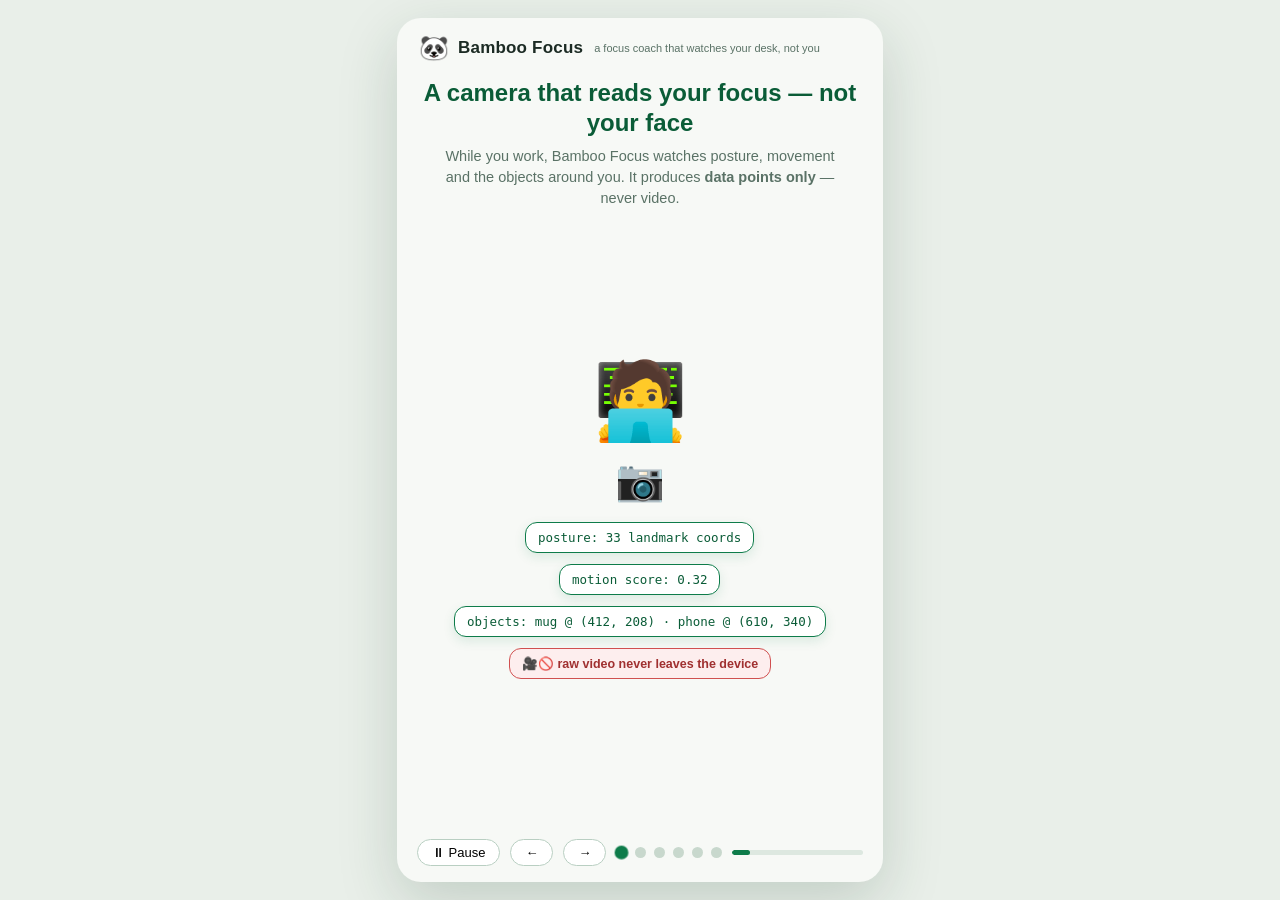
<file: diagrams/demo_story.html>
<!DOCTYPE html>
<html lang="en">
<head>
<meta charset="UTF-8">
<meta name="viewport" content="width=device-width, initial-scale=1.0">
<title>Bamboo Focus — How it works</title>
<style>
  :root{
    --green:#0e7c4a; --green-d:#0a5c37; --green-l:#e6f4ed;
    --ink:#1c2b24; --sub:#5a7266; --warn:#c2620a; --purple:#7c3aed;
    --cream:#f7f9f6; --card:#ffffff;
  }
  *{box-sizing:border-box;margin:0}
  html,body{height:100%}
  body{background:#e9efe9;font-family:"Segoe UI",Helvetica,Arial,sans-serif;color:var(--ink);
    display:flex;align-items:center;justify-content:center;padding:10px}
  .frame{height:min(96vh,1200px);max-width:100%;aspect-ratio:9/16;background:var(--cream);border-radius:24px;
    box-shadow:0 20px 60px rgba(20,60,40,.18);overflow:hidden;display:flex;flex-direction:column;position:relative}

  header{display:flex;align-items:center;gap:9px;padding:16px 20px 0;flex-wrap:wrap}
  .logo{font-size:24px}
  header b{font-size:17px;letter-spacing:.2px}
  header span{color:var(--sub);font-size:11px;margin-left:2px}

  .stage{flex:1;position:relative}
  .scene{position:absolute;inset:0;padding:8px 20px 10px;display:flex;flex-direction:column;
    align-items:center;text-align:center;opacity:0;visibility:hidden;transition:opacity .6s}
  .scene.active{opacity:1;visibility:visible}
  h2{font-size:clamp(17px,4.6vh,24px);margin-top:8px;color:var(--green-d);line-height:1.25}
  .sub{color:var(--sub);font-size:clamp(12px,2vh,14.5px);max-width:400px;margin-top:8px;line-height:1.45}
  .art{flex:1;width:100%;display:flex;align-items:center;justify-content:center;min-height:0;margin-top:4px}

  /* generic entrance animations — restart each time a scene becomes active */
  .scene.active .pop{animation:pop .6s cubic-bezier(.2,1.4,.4,1) both}
  .scene.active .rise{animation:rise .7s ease both}
  @keyframes pop{from{opacity:0;transform:scale(.6)}to{opacity:1;transform:scale(1)}}
  @keyframes rise{from{opacity:0;transform:translateY(26px)}to{opacity:1;transform:translateY(0)}}
  .d1{animation-delay:.5s!important}.d2{animation-delay:1.1s!important}.d3{animation-delay:1.7s!important}
  .d4{animation-delay:2.3s!important}.d5{animation-delay:2.9s!important}.d6{animation-delay:3.5s!important}
  .d7{animation-delay:4.1s!important}.d8{animation-delay:4.8s!important}

  .chip{background:var(--card);border:1.5px solid var(--green);border-radius:12px;padding:7px 12px;
    font-size:12.5px;font-family:Consolas,monospace;color:var(--green-d);box-shadow:0 4px 12px rgba(14,124,74,.12)}
  .card{background:var(--card);border-radius:16px;padding:14px 16px;box-shadow:0 8px 24px rgba(20,60,40,.10);text-align:left}

  /* scene 1 */
  .flexrow{display:flex;flex-direction:column;gap:18px;align-items:center;justify-content:center}
  .deskart{font-size:76px;line-height:1}
  .scanline{position:relative}
  .scanline::after{content:"";position:absolute;left:-12%;right:-12%;height:3px;border-radius:3px;
    background:linear-gradient(90deg,transparent,#22c55e,transparent);top:10%;opacity:0}
  .scene.active .scanline::after{animation:scan 2.6s ease-in-out 1s infinite}
  @keyframes scan{0%{top:8%;opacity:0}15%{opacity:1}85%{opacity:1}100%{top:88%;opacity:0}}
  .col{display:flex;flex-direction:column;gap:11px;align-items:center}
  .novid{display:flex;align-items:center;gap:8px;background:#fdeeee;border:1.5px solid #d05050;color:#a03030;
    border-radius:12px;padding:7px 12px;font-size:12.5px;font-weight:600}

  /* scene 2 */
  .ringwrap{position:relative;width:170px;height:170px}
  .ringwrap svg{width:170px;height:170px}
  .ringwrap svg{transform:rotate(-90deg)}
  .ringbg{fill:none;stroke:#d7e7dd;stroke-width:12}
  .ringfg{fill:none;stroke:var(--green);stroke-width:12;stroke-linecap:round;stroke-dasharray:553;stroke-dashoffset:553}
  .scene.active .ringfg{animation:fillring 5s ease-out .4s forwards}
  @keyframes fillring{to{stroke-dashoffset:0}}
  .ringtxt{position:absolute;inset:0;display:flex;flex-direction:column;align-items:center;justify-content:center}
  .ringtxt b{font-size:29px;color:var(--green-d)}
  .ringtxt span{font-size:12.5px;color:var(--sub)}
  .saved{display:flex;align-items:center;gap:8px;font-weight:700;color:var(--green-d);font-size:16px}

  /* scene 3 */
  .pipe{display:flex;align-items:center;gap:6px}
  .dots{width:120px;height:4px;background:repeating-linear-gradient(90deg,var(--green) 0 10px,transparent 10px 20px);
    border-radius:2px}
  .scene.active .dots{animation:slidedots 1s linear infinite}
  @keyframes slidedots{to{background-position:20px 0}}
  .agentcard{max-width:360px;width:100%}
  .agentcard h3{font-size:14.5px;margin-bottom:5px}
  .agentcard p{font-size:13px;color:var(--sub);line-height:1.45}
  .ok{color:var(--green-d);font-weight:600}
  .bad{color:var(--warn);font-weight:600}

  /* scene 4 */
  .brainwrap{display:flex;flex-direction:column;align-items:center;gap:16px;justify-content:center}
  .inputs{display:flex;flex-wrap:wrap;gap:8px;align-items:center;justify-content:center;max-width:380px}
  .inchip{background:var(--card);border:1.5px solid #b9cfc2;border-radius:20px;padding:5px 12px;font-size:12px;color:var(--ink)}
  .scene.active .inchip{animation:flyin .6s ease both}
  @keyframes flyin{from{opacity:0;transform:translateY(-24px)}to{opacity:1;transform:translateY(0)}}
  .brain{width:118px;height:118px;border-radius:50%;background:var(--green);color:#fff;display:flex;flex-direction:column;
    align-items:center;justify-content:center;font-weight:700;font-size:13px;box-shadow:0 0 0 10px rgba(14,124,74,.14)}
  .scene.active .brain{animation:breathe 2.4s ease-in-out infinite}
  @keyframes breathe{0%,100%{box-shadow:0 0 0 8px rgba(14,124,74,.12)}50%{box-shadow:0 0 0 20px rgba(14,124,74,.05)}}
  .brain .emoji{font-size:36px}
  .verdicts{display:flex;flex-direction:column;gap:8px;align-items:center}
  .quiet{opacity:.55}

  /* scene 5 */
  .tones{display:flex;gap:9px;flex-wrap:wrap;justify-content:center}
  .tone{border:2px solid #b9cfc2;background:var(--card);border-radius:22px;padding:7px 14px;font-size:13.5px;transition:.3s}
  .tone.sel{border-color:var(--green);background:var(--green-l);font-weight:700;transform:scale(1.08)}
  .toast{max-width:380px;width:100%;border-left:6px solid var(--green);display:flex;gap:11px;align-items:flex-start}
  .toast .t-emoji{font-size:26px}
  .toast b{display:block;font-size:14px;margin-bottom:3px}
  .toast p{font-size:13px;color:var(--sub);line-height:1.4}

  /* scene 6 */
  .summary{max-width:400px;width:100%}
  .summary h3{font-size:15.5px;color:var(--green-d);margin-bottom:9px}
  .stat{display:flex;justify-content:space-between;gap:10px;font-size:13px;padding:7px 0;border-bottom:1px dashed #dbe7df}
  .stat b{color:var(--green-d);text-align:right}
  .tip{margin-top:11px;background:var(--green-l);border-radius:10px;padding:9px 12px;font-size:13px;line-height:1.45}

  /* footer */
  footer{display:flex;align-items:center;gap:10px;padding:0 20px 16px}
  .navdots{display:flex;gap:8px}
  .navdot{width:11px;height:11px;border-radius:50%;background:#c8d8cd;border:none;cursor:pointer;padding:0;transition:.25s}
  .navdot.on{background:var(--green);transform:scale(1.25)}
  .bar{flex:1;height:5px;background:#dde8e0;border-radius:3px;overflow:hidden}
  .bar i{display:block;height:100%;width:0;background:var(--green);border-radius:3px}
  .btn{border:1.5px solid #b9cfc2;background:#fff;border-radius:18px;padding:5px 14px;font-size:13px;cursor:pointer}
  .btn:hover{border-color:var(--green)}
</style>
</head>
<body>
<div class="frame">
  <header>
    <span class="logo">🐼</span>
    <b>Bamboo Focus</b>
    <span>a focus coach that watches your desk, not you</span>
  </header>

  <div class="stage">

    <!-- ============ SCENE 1 ============ -->
    <section class="scene" id="s1">
      <h2 class="rise">A camera that reads your focus — not your face</h2>
      <p class="sub rise d1">While you work, Bamboo Focus watches posture, movement and the objects around you.
        It produces <b>data points only</b> — never video.</p>
      <div class="art">
        <div class="flexrow">
          <div class="deskart scanline pop d1">🧑‍💻</div>
          <div style="font-size:40px" class="pop d2">📷</div>
          <div class="col">
            <div class="chip pop d3">posture: 33 landmark coords</div>
            <div class="chip pop d4">motion score: 0.32</div>
            <div class="chip pop d5">objects: mug @ (412, 208) · phone @ (610, 340)</div>
            <div class="novid pop d6">🎥🚫 raw video never leaves the device</div>
          </div>
        </div>
      </div>
    </section>

    <!-- ============ SCENE 2 ============ -->
    <section class="scene" id="s2">
      <h2 class="rise">First, 2 minutes to learn what's normal — for you</h2>
      <p class="sub rise d1">It records your usual posture and habits as a personal <b>baseline</b>,
        saves it, and then the real analysis begins.</p>
      <div class="art">
        <div class="flexrow">
          <div class="ringwrap pop d1">
            <svg viewBox="0 0 200 200"><circle class="ringbg" cx="100" cy="100" r="88"/><circle class="ringfg" cx="100" cy="100" r="88"/></svg>
            <div class="ringtxt"><b>2:00</b><span>recording baseline…</span></div>
          </div>
          <div class="col">
            <div class="chip pop d3">your usual sitting posture</div>
            <div class="chip pop d4">how much you normally move</div>
            <div class="chip pop d5">what's always on your desk</div>
            <div class="saved pop d7">✅ baseline saved — analysis starts</div>
          </div>
        </div>
      </div>
    </section>

    <!-- ============ SCENE 3 ============ -->
    <section class="scene" id="s3">
      <h2 class="rise">Tiny agents turn numbers into plain words</h2>
      <p class="sub rise d1">Data points flow to the cloud, where two mini-agents make sense of them.</p>
      <div class="art">
        <div class="col" style="align-items:center;gap:18px">
          <div class="pipe pop d1">
            <span style="font-size:34px">📟</span>
            <div class="dots"></div>
            <span style="font-size:38px">☁️</span>
          </div>
          <div class="flexrow" style="gap:20px">
            <div class="card agentcard pop d2">
              <h3>🧘 Posture &amp; motion agent</h3>
              <p>"Shoulders drooping and a lot of fidgeting over the last 10 minutes — more restless than your baseline."</p>
            </div>
            <div class="card agentcard pop d4">
              <h3>🗂️ Object agent</h3>
              <p><span class="ok">work tools:</span> laptop ✓ keyboard ✓<br>
                 <span class="bad">distractions &amp; mess:</span> phone, empty coffee mug, scrap paper</p>
            </div>
          </div>
        </div>
      </div>
    </section>

    <!-- ============ SCENE 4 ============ -->
    <section class="scene" id="s4">
      <h2 class="rise">One smart agent decides if it's worth interrupting you</h2>
      <p class="sub rise d1">It sees everything — and stays quiet unless a nudge is actually useful,
        or you asked it to watch something specific in your session intent.</p>
      <div class="art">
        <div class="brainwrap">
          <div class="inputs">
            <div class="inchip d1">mini-agent analyses</div>
            <div class="inchip d2">raw data points</div>
            <div class="inchip d3">your baseline</div>
            <div class="inchip d4">past history</div>
            <div class="inchip d5">your intent &amp; notification level</div>
          </div>
          <div class="brain pop d2"><span class="emoji">🧠</span>main agent</div>
          <div class="verdicts">
            <div class="chip quiet pop d5">phone nearby… you're focused → ✕ stay quiet</div>
            <div class="chip quiet pop d6">slight slouch, 3 min → ✕ stay quiet</div>
            <div class="chip pop d7" style="border-color:var(--warn);color:var(--warn)">20 min restless + phone → ✓ nudge</div>
          </div>
        </div>
      </div>
    </section>

    <!-- ============ SCENE 5 ============ -->
    <section class="scene" id="s5">
      <h2 class="rise">…and it talks to you the way you want</h2>
      <p class="sub rise d1">Pick a tone at the start of the session — nudges arrive in your style.</p>
      <div class="art">
        <div class="col" style="align-items:center;gap:22px">
          <div class="tones pop d1">
            <span class="tone" id="toneA">😄 funny</span>
            <span class="tone" id="toneB">😤 strict</span>
            <span class="tone" id="toneC">😊 gentle</span>
          </div>
          <div class="card toast pop d2" id="toast">
            <span class="t-emoji" id="toastEmoji">🐼</span>
            <div><b id="toastTitle">Mug check</b>
            <p id="toastBody">That coffee mug has been empty for an hour. It's decoration now — back to the doc?</p></div>
          </div>
        </div>
      </div>
    </section>

    <!-- ============ SCENE 6 ============ -->
    <section class="scene" id="s6">
      <h2 class="rise">When you're done: honest feedback</h2>
      <p class="sub rise d1">A session summary shows how it went — including whether the focus timer
        you picked actually works for you.</p>
      <div class="art">
        <div class="card summary pop d1">
          <h3>📋 Session summary — 50 min deep work</h3>
          <div class="stat"><span>Focus</span><b>solid, dipped around min 20</b></div>
          <div class="stat"><span>Nudges sent</span><b>2 (of 7 candidate moments)</b></div>
          <div class="stat"><span>Posture</span><b>improved after the break</b></div>
          <div class="tip pop d4">💡 You tend to drift ~20 minutes in. Your 25-minute timer might be a stretch —
            try 20-minute rounds next session.</div>
        </div>
      </div>
    </section>

  </div>

  <footer>
    <button class="btn" id="playBtn">⏸ Pause</button>
    <button class="btn" id="prevBtn">←</button>
    <button class="btn" id="nextBtn">→</button>
    <div class="navdots" id="navdots"></div>
    <div class="bar"><i id="barfill"></i></div>
  </footer>
</div>

<script>
const scenes=[...document.querySelectorAll('.scene')];
const durs=[9000,9000,10000,11000,10500,10000];
const dotsEl=document.getElementById('navdots');
const bar=document.getElementById('barfill');
const playBtn=document.getElementById('playBtn');
let idx=0, playing=true, t0=0, raf=null, timer=null;

scenes.forEach((_,i)=>{
  const d=document.createElement('button');
  d.className='navdot'; d.onclick=()=>go(i);
  dotsEl.appendChild(d);
});

// tone cycling in scene 5
const toneMsgs=[
  {sel:'toneA',emoji:'🐼',title:'Mug check',body:"That coffee mug has been empty for an hour. It's decoration now — back to the doc?"},
  {sel:'toneB',emoji:'📢',title:'Phone. Down.',body:'20 minutes of fidgeting and the phone is creeping closer. You said the report was the priority.'},
  {sel:'toneC',emoji:'🌿',title:'Gentle check-in',body:"You've been a bit restless — maybe a quick stretch, then ease back into it?"},
];
let toneIdx=0, toneTimer=null;
function cycleTone(){
  const m=toneMsgs[toneIdx%3];
  document.querySelectorAll('.tone').forEach(t=>t.classList.remove('sel'));
  document.getElementById(m.sel).classList.add('sel');
  document.getElementById('toastEmoji').textContent=m.emoji;
  document.getElementById('toastTitle').textContent=m.title;
  document.getElementById('toastBody').textContent=m.body;
  toneIdx++;
}

function go(i){
  idx=(i+scenes.length)%scenes.length;
  scenes.forEach((s,j)=>s.classList.toggle('active',j===idx));
  [...dotsEl.children].forEach((d,j)=>d.classList.toggle('on',j===idx));
  clearInterval(toneTimer);
  if(idx===4){ toneIdx=0; cycleTone(); toneTimer=setInterval(cycleTone,3200); }
  t0=performance.now();
  schedule();
}
function schedule(){
  clearTimeout(timer); cancelAnimationFrame(raf);
  if(!playing){ return; }
  timer=setTimeout(()=>go(idx+1), durs[idx]);
  const step=(now)=>{
    bar.style.width=Math.min(100,(now-t0)/durs[idx]*100)+'%';
    raf=requestAnimationFrame(step);
  };
  raf=requestAnimationFrame(step);
}
playBtn.onclick=()=>{
  playing=!playing;
  playBtn.textContent=playing?'⏸ Pause':'▶ Play';
  if(playing){ t0=performance.now(); }
  schedule();
};
document.getElementById('prevBtn').onclick=()=>go(idx-1);
document.getElementById('nextBtn').onclick=()=>go(idx+1);
document.addEventListener('keydown',e=>{
  if(e.key==='ArrowRight')go(idx+1);
  else if(e.key==='ArrowLeft')go(idx-1);
  else if(e.key===' '){e.preventDefault();playBtn.click();}
});
go(0);
</script>
</body>
</html>
</file>
